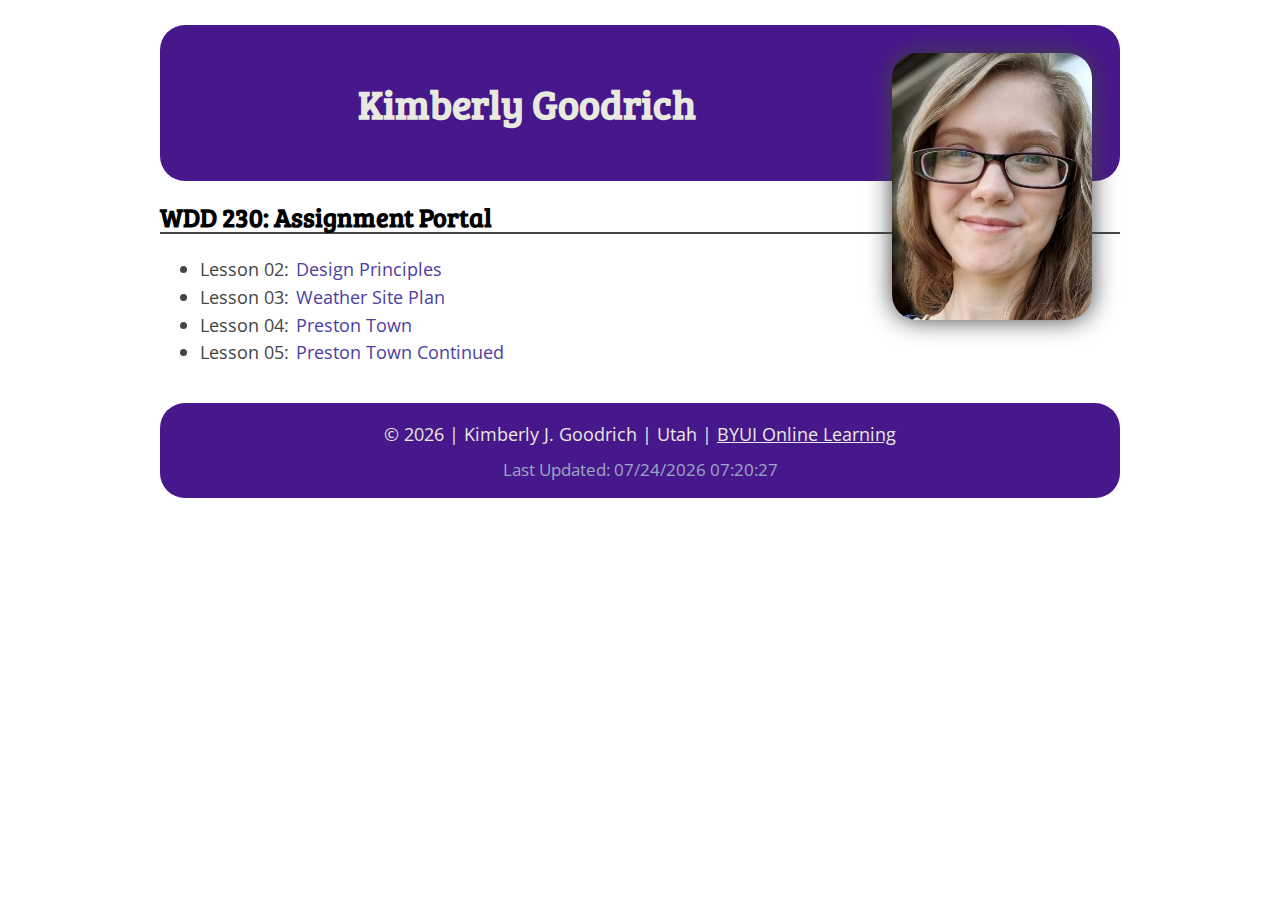
<file: index.html>
<!doctype html>
<html lang="en-us">

<head>
  <meta charset="utf-8" />
  <meta name="viewport" content="width=device-width, initial-scale=1">
  <link rel="stylesheet" href="css/normalize.css">
  <link rel="stylesheet" href="css/style.css">
  <title>Goodrich Assignment Portal</title>
  <meta name="description"
    content="Assignment Portal for Kimberly Goodrich in WDD 230 at Brigham Young University Idaho">
  <link rel="shortcut icon" href="images/favicon.ico">
  </head>

<body>
  <header>
    <section id="header_grid_container">
      <h1 id="hg_box1">Kimberly Goodrich</h1>
      <img id="hg_box2" src="images/goodrich_kim_profile.jpg"
      alt="Image of Kimberly Goodrich, a blonde haired, blue eyed woman with wavy hair">
    </section>
  </header>

  <main>
    <section id="main_grid_container">
      <h2 id="mg_box1">WDD 230: Assignment Portal</h2>
      <ul id="mg_box2">
        <li>Lesson 02: <a href="/lesson2/design-principles.html">Design Principles</a></li>
        <li>Lesson 03: <a href="/lesson3/index.html">Weather Site Plan</a></li>
        <li>Lesson 04: <a href="/lesson4/preston-4.html">Preston Town</a></li>
        <li>Lesson 05: <a href="/lesson5/preston-5.html">Preston Town Continued</a></li>
      </ul>
    </section>
  </main>

  <footer>
    <div id="footer_grid_container">
      <p>&copy; <span id="year"></span> | Kimberly J. Goodrich | Utah |
        <a href="https://www.byui.edu/online">BYUI Online Learning</a>
      </p>
      <div id="fg_box1">Last Updated:
        <span id="lastModified"></span>
      </div>
    </div>
  </footer>
  <script src="js/lastModified.js"></script>
  <script src="js/getFullYear.js"></script>
</body>

</html>
</file>
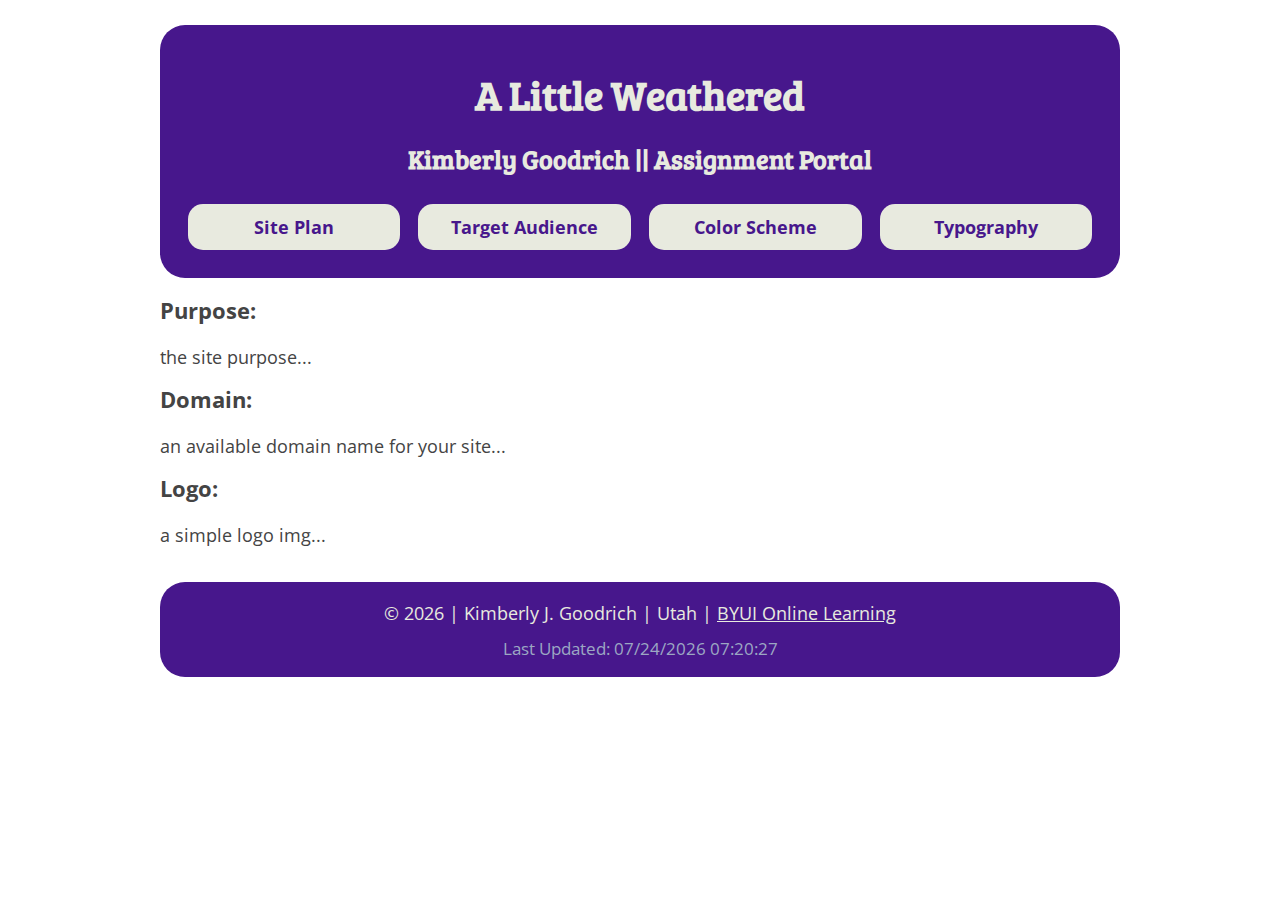
<file: lesson3/index.html>
<!doctype html>
<html lang="en-us">

<head>
    <meta charset="utf-8" />
    <meta name="viewport" content="width=device-width, initial-scale=1">
    <link rel="stylesheet" href="../css/normalize.css">
    <link rel="stylesheet" href="css/small.css">
    <link rel="stylesheet" href="css/medium.css">
    <title>Goodrich Weather Site Plan</title>
    <meta name="description" content="WDD 230 Lesson 3 for Kimberly Goodrich">
</head>

<body>

    <header>
        <section>
            <h1>A Little Weathered</h1>
            <h2>Kimberly Goodrich || <a href="../index.html">Assignment Portal</a></h2>
            <nav>
                <ul>
                    <li><a href="index.html">Site Plan</a></li>
                    <li><a href="target-audience.html">Target Audience</a></li>
                    <li><a href="color-scheme.html">Color Scheme</a></li>
                    <li><a href="typography.html">Typography</a></li>
                </ul>
            </nav>
        </section>
    </header>

    <main>
        <section>
            <h3>Purpose:</h3>
            <p>the site purpose...</p>
        </section>
        <section>
            <h3>Domain:</h3>
            <p>an available domain name for your site...</p>
        </section>
        <section>
            <h3>Logo:</h3>
            <p>a simple logo img...</p>
        </section>
    </main>

    <footer>
        <div id="footer_grid_container">
            <p>&copy; <span id="year"></span> | Kimberly J. Goodrich | Utah |
                <a href="https://www.byui.edu/online">BYUI Online Learning</a>
            </p>
            <div id="fg_box1">Last Updated:
                <span id="lastModified"></span>
            </div>
        </div>
    </footer>
    <script src="../js/lastModified.js"></script>
    <script src="../js/getFullYear.js"></script>

</body>

</html>
</file>
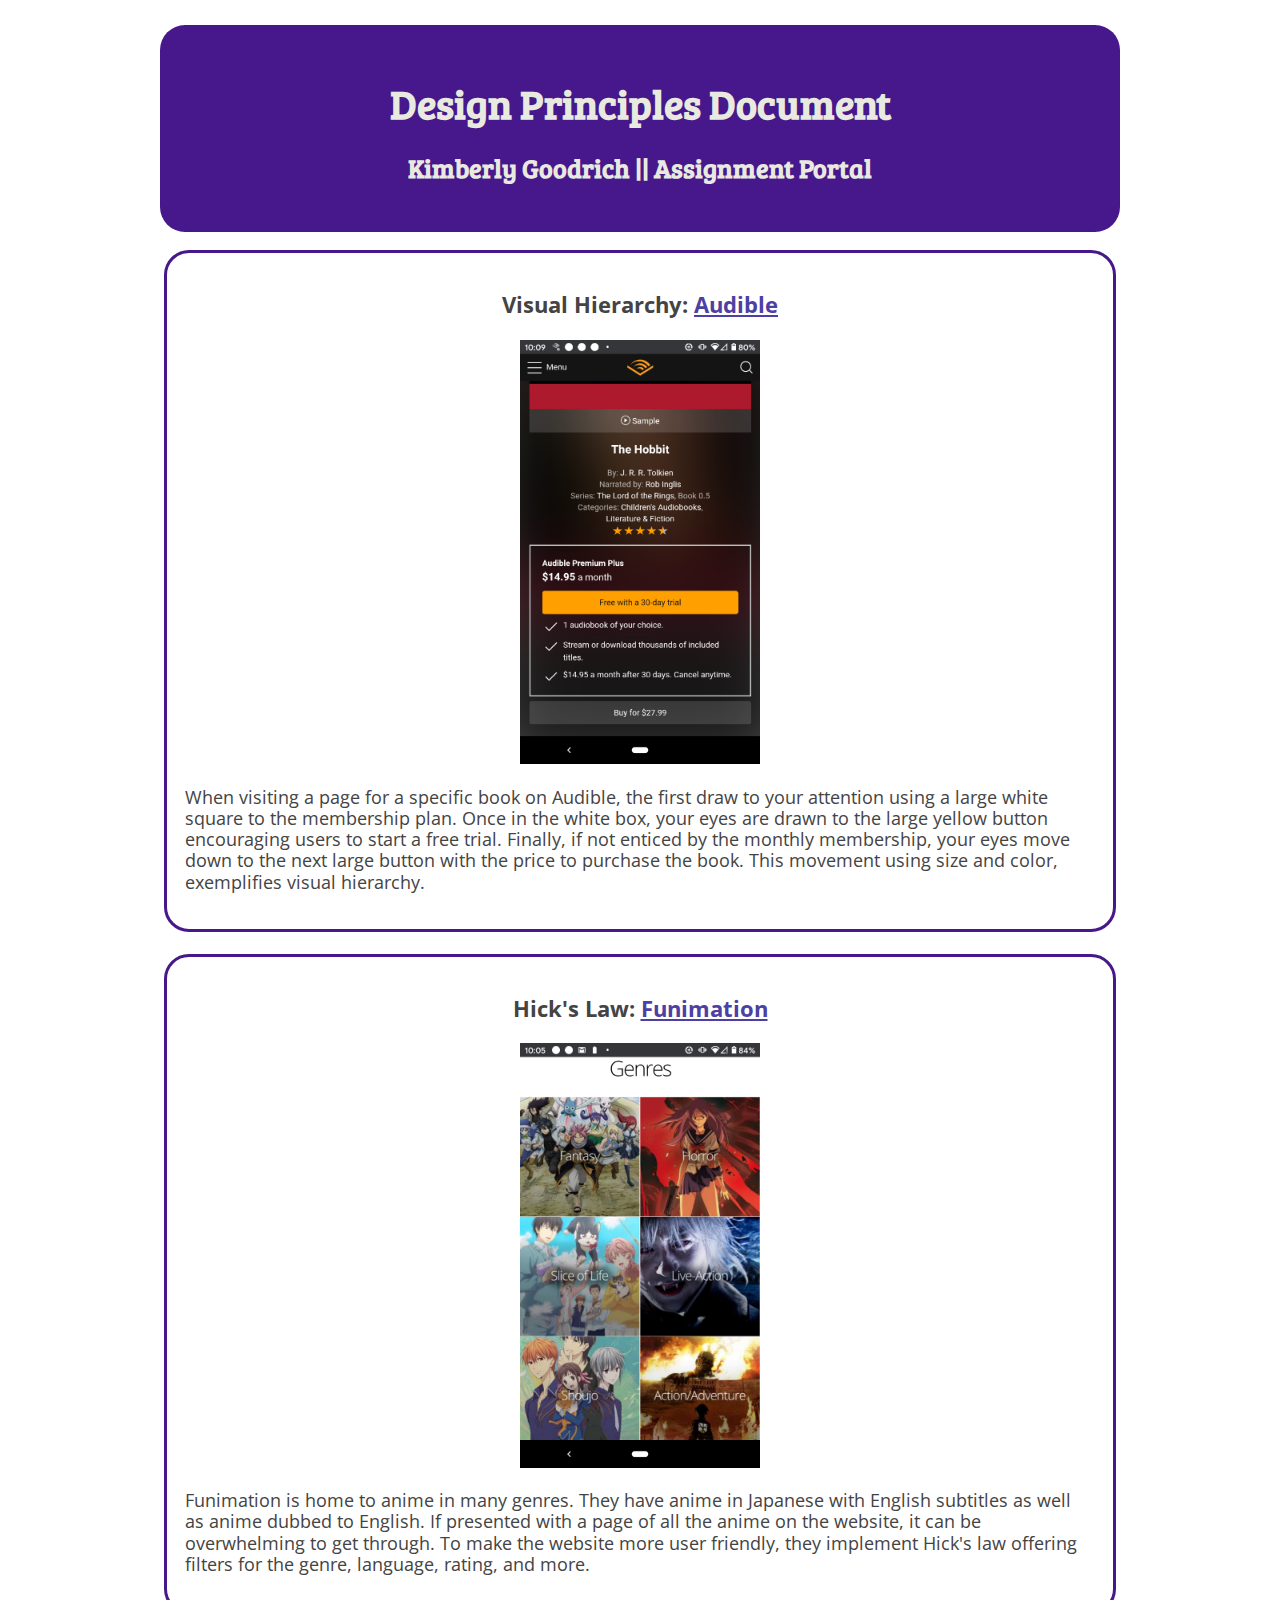
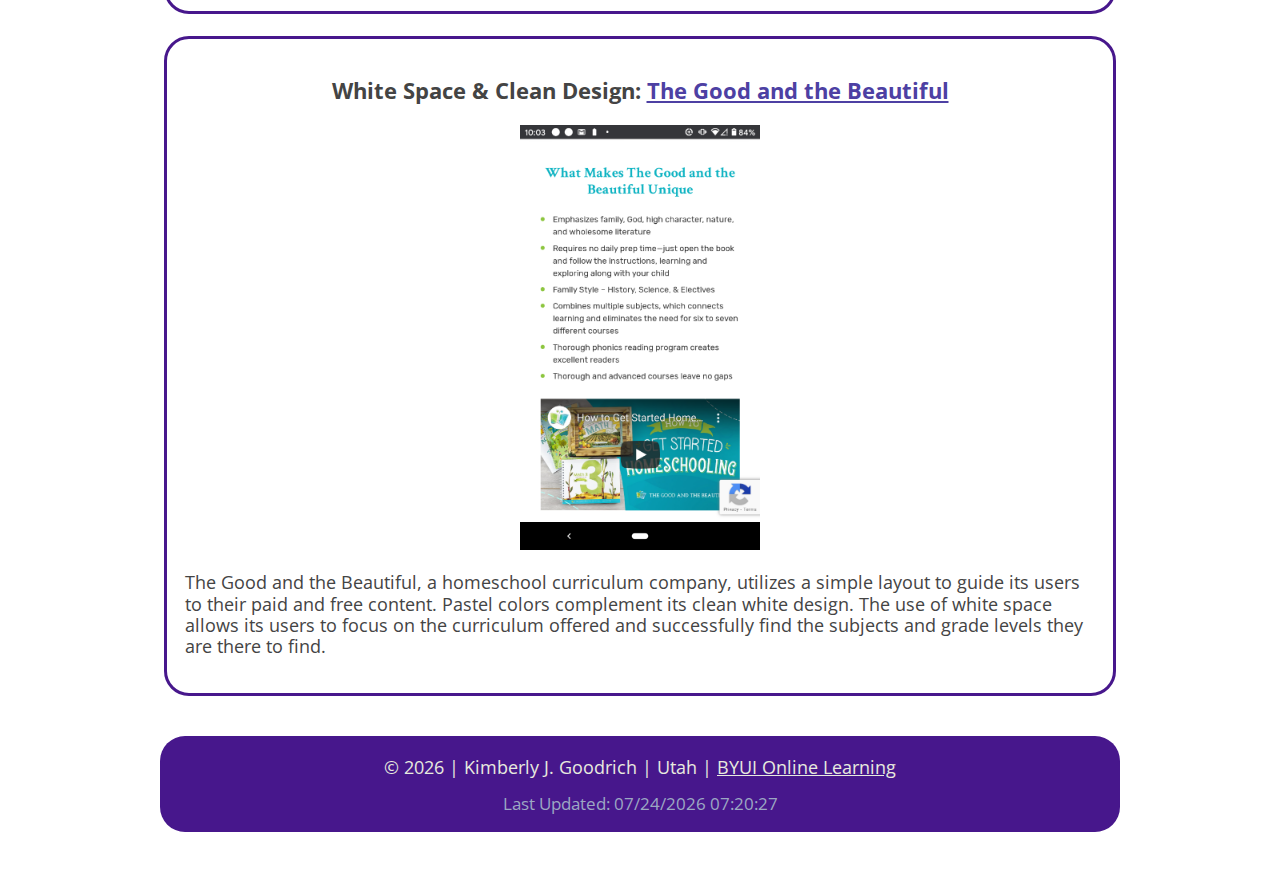
<file: lesson2/design-principles.html>
<!doctype html>
<html lang="en-us">

<head>
    <meta charset="utf-8" />
    <meta name="viewport" content="width=device-width, initial-scale=1">
    <link rel="stylesheet" href="../css/normalize.css">
    <link rel="stylesheet" href="css/small.css">
    <link rel="stylesheet" href="css/medium.css">
    <link rel="stylesheet" href="css/large.css">
    <title>Goodrich Lesson 2</title>
    <meta name="description" content="WDD230 Lesson 2 Assignment for Kimberly Goodrich">
</head>

<body>
    <header>
        <section id="hg_box1">
            <h1>Design Principles Document</h1>
            <h2>Kimberly Goodrich || <a href="https://goodmik15.github.io/">Assignment Portal</a></h2>
        </section>
    </header>
    
    <main id="main_grid_container">
        <section id="mg_box1">
            <h3>Visual Hierarchy: <a href="https://www.audible.com/">Audible</a></h3>
            <img src="images/audible.png" alt="audible purchase page for The Hobbit">
            <p> When visiting a page for a specific book on Audible, the first draw to your attention using a large
                white square to the membership plan. Once in the white box, your eyes are drawn to the large yellow
                button
                encouraging users to start a free trial. Finally, if not enticed by the monthly membership, your eyes
                move down to the next large button with the price to purchase the book. This movement using size and
                color, exemplifies visual hierarchy.
            </p>
        </section>
        <section id="mg_box2">
            <h3>Hick's Law: <a href="https://www.funimation.com/">Funimation</a></h3>
            <img src="images/funimation.png" alt="funimation anime genres page">
            <p> Funimation is home to anime in many genres. They have anime in Japanese with English subtitles as well
                as anime dubbed to English. If presented with a page of all the anime on the website, it can be
                overwhelming to get through. To make the website more user friendly, they implement Hick's law offering
                filters for the genre, language, rating, and more. </p>
        </section>
        <section id="mg_box3">
            <h3>White Space & Clean Design: <a href="https://www.goodandbeautiful.com/">The Good and the Beautiful</a></h3>
            <img src="images/goodandbeautiful.png" alt="good and the beautiful curriculum home page">
            <p> The Good and the Beautiful, a homeschool curriculum company, utilizes a simple layout to guide its users
                to their paid and free content. Pastel colors complement its clean white design. The use of white space
                allows its users to focus on the curriculum offered and successfully find the subjects and grade levels
                they are there to find.</p>
        </section>
    </main>

    <footer>
        <div id="footer_grid_container">
          <p>&copy; <span id="year"></span> | Kimberly J. Goodrich | Utah |
            <a href="https://www.byui.edu/online">BYUI Online Learning</a>
          </p>
          <div id="fg_box1">Last Updated:
            <span id="lastModified"></span>
          </div>
        </div>
      </footer>
      <script src="../js/lastModified.js"></script>
      <script src="../js/getFullYear.js"></script>
</body>

</html>
</file>
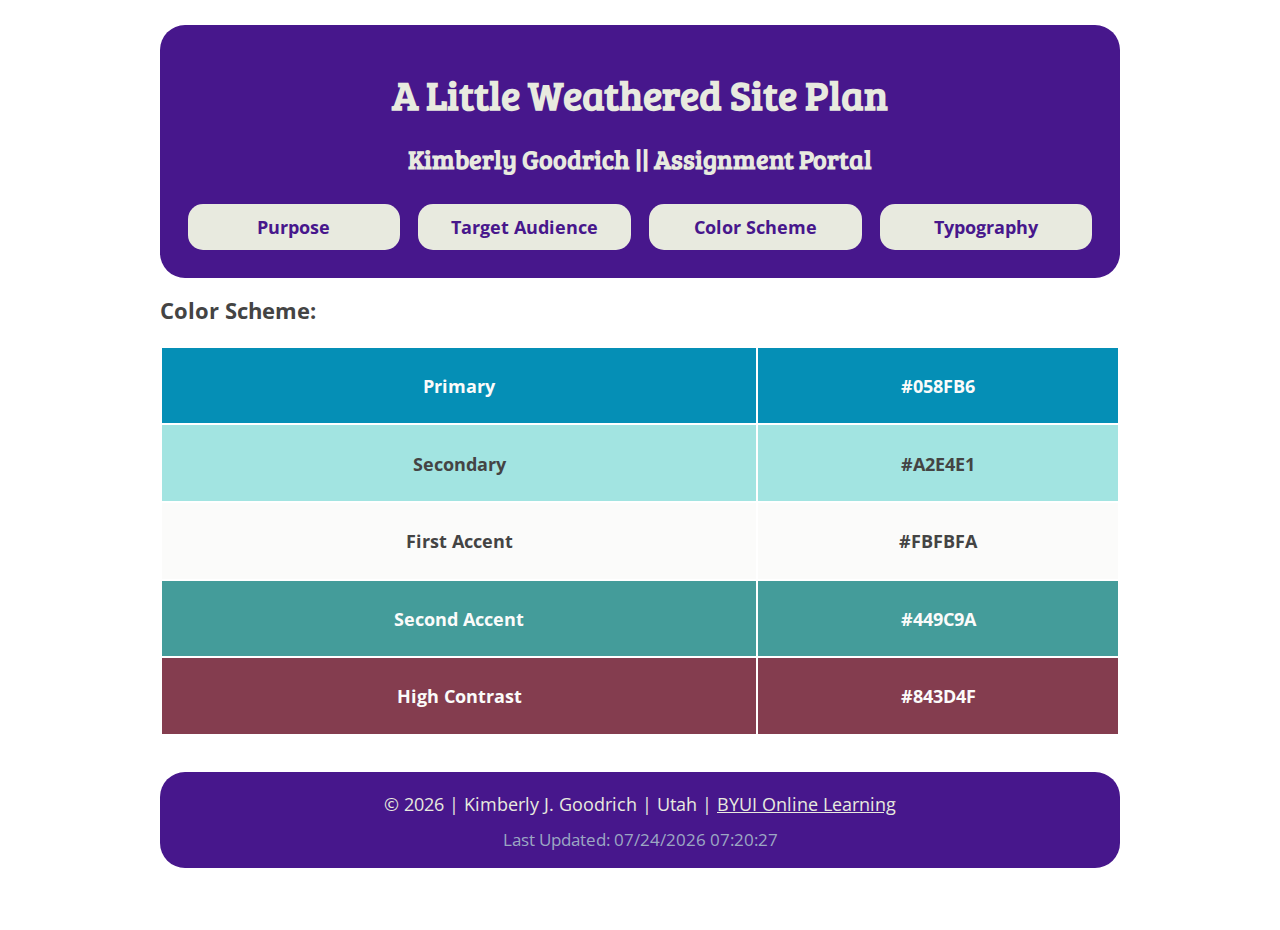
<file: lesson3/color-scheme.html>
<!doctype html>
<html lang="en-us">

<head>
    <meta charset="utf-8" />
    <meta name="viewport" content="width=device-width, initial-scale=1">
    <link rel="stylesheet" href="../css/normalize.css">
    <link rel="stylesheet" href="css/small.css">
    <link rel="stylesheet" href="css/medium.css">
    <title>Goodrich Weather Color Scheme</title>
    <meta name="description" content="WDD 230 Lesson 3 for Kimberly Goodrich">
</head>

<body>

    <header>
        <section>
            <h1>A Little Weathered Site Plan</h1>
            <h2>Kimberly Goodrich || <a href="../index.html">Assignment Portal</a></h2>
            <nav>
                <ul>
                    <li><a href="index.html">Purpose</a></li>
                    <li><a href="target-audience.html">Target Audience</a></li>
                    <li><a href="color-scheme.html">Color Scheme</a></li>
                    <li><a href="typography.html">Typography</a></li>
                </ul>
            </nav>
        </section>
    </header>

    <main>
        <section>
            <h3>Color Scheme:</h3>
            <table>
                <tbody id="colortable">
                    <tr>
                        <td class="primarycolor">Primary</td>
                        <td class="primarycolor">#058FB6</td>
                    </tr>
                    <tr>
                        <td class="secondarycolor">Secondary</td>
                        <td class="secondarycolor">#A2E4E1</td>
                    </tr>
                    <tr>
                        <td class="accent1color">First Accent</td>
                        <td class="accent1color">#FBFBFA</td>
                    </tr>
                    <tr>
                        <td class="accent2color">Second Accent</td>
                        <td class="accent2color">#449C9A</td>
                    </tr>
                    <tr>
                        <td class="contrastcolor">High Contrast</td>
                        <td class="contrastcolor">#843D4F</td>
                    </tr>
                </tbody>
            </table>
        </section>
    </main>

    <footer>
        <div id="footer_grid_container">
            <p>&copy; <span id="year"></span> | Kimberly J. Goodrich | Utah |
                <a href="https://www.byui.edu/online">BYUI Online Learning</a>
            </p>
            <div id="fg_box1">Last Updated:
                <span id="lastModified"></span>
            </div>
        </div>
    </footer>
    <script src="../js/lastModified.js"></script>
    <script src="../js/getFullYear.js"></script>

</body>

</html>
</file>
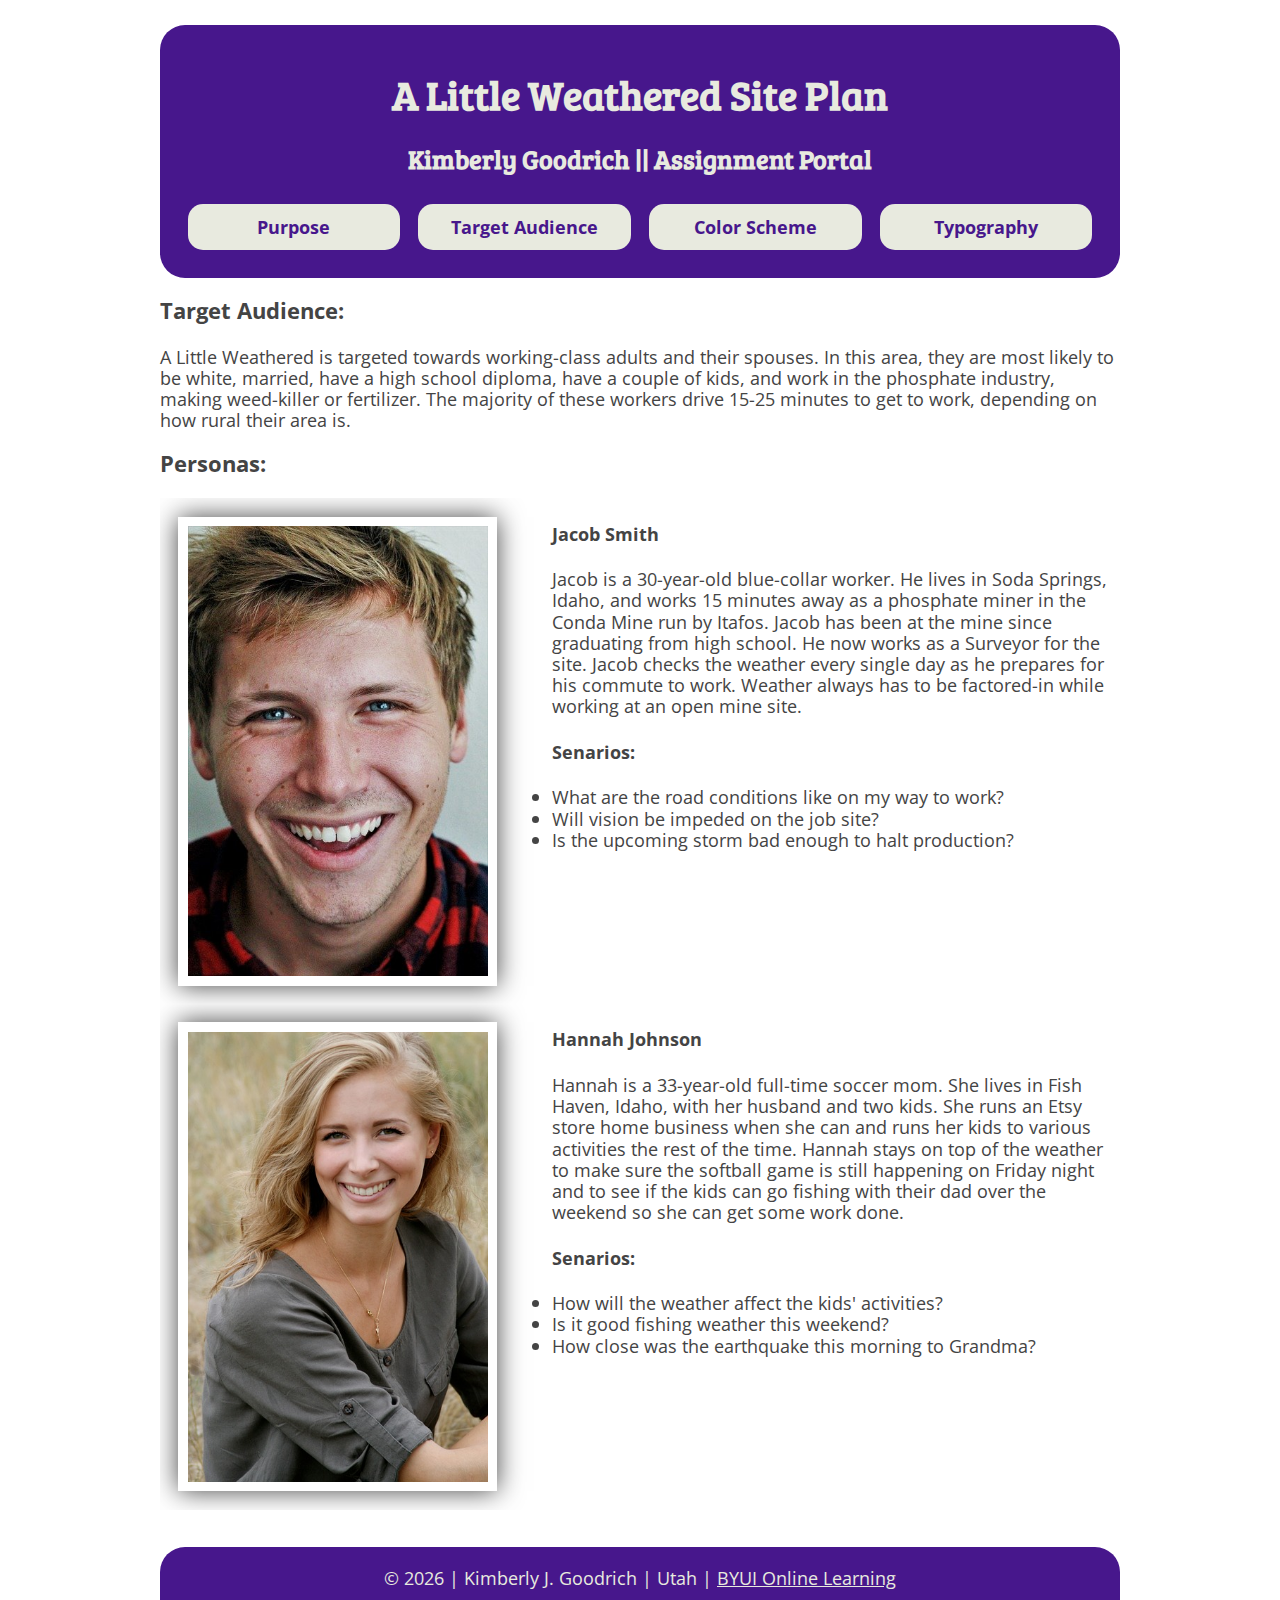
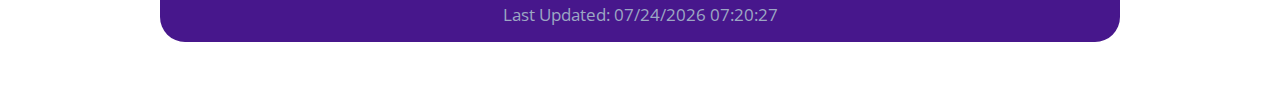
<file: lesson3/target-audience.html>
<!doctype html>
<html lang="en-us">

<head>
    <meta charset="utf-8" />
    <meta name="viewport" content="width=device-width, initial-scale=1">
    <link rel="stylesheet" href="../css/normalize.css">
    <link rel="stylesheet" href="css/small.css">
    <link rel="stylesheet" href="css/medium.css">
    <title>Goodrich Weather Target Audience</title>
    <meta name="description" content="WDD 230 Lesson 3 for Kimberly Goodrich">
</head>

<body>

    <header>
        <section>
            <h1>A Little Weathered Site Plan</h1>
            <h2>Kimberly Goodrich || <a href="../index.html">Assignment Portal</a></h2>
            <nav>
                <ul>
                    <li><a href="index.html">Purpose</a></li>
                    <li><a href="target-audience.html">Target Audience</a></li>
                    <li><a href="color-scheme.html">Color Scheme</a></li>
                    <li><a href="typography.html">Typography</a></li>
                </ul>
            </nav>
        </section>
    </header>

    <main>
        <section>
            <h3>Target Audience:</h3>
            <p>A Little Weathered is targeted towards working-class adults and their spouses. In this
                area, they are most likely to be white, married, have a high school diploma, have a couple of kids, and
                work in the phosphate industry, making weed-killer or fertilizer. The majority of these workers drive
                15-25 minutes to get to work, depending on how rural their area is. </p>
        </section>
        <section id="personasbox">
            <h3>Personas:</h3>
            <section id="jacob">
                <img id="jacobimg" src="images/jacobsmith.jpg" alt="young smiling white man">
                <h4>Jacob Smith</h4>
                <p>Jacob is a 30-year-old blue-collar worker. He lives in Soda Springs, Idaho, and works 15 minutes away
                    as a phosphate miner in the Conda Mine run by Itafos. Jacob has been at the mine since graduating
                    from high school. He now works as a Surveyor for the site. Jacob checks the weather every single day
                    as he prepares for his commute to work. Weather always has to be factored-in while working at an
                    open mine site. </p>
                <h4>Senarios:</h4>
                <ul>
                    <li>What are the road conditions like on my way to work?</li>
                    <li>Will vision be impeded on the job site?</li>
                    <li>Is the upcoming storm bad enough to halt production?</li>
                </ul>
            </section>
            <section id="hannah">
                <img id="hannahimg" src="images/hannahjohnson.jpg" alt="young smiling white woman">
                <h4>Hannah Johnson</h4>
                <p>Hannah is a 33-year-old full-time soccer mom. She lives in Fish Haven, Idaho, with her husband and
                    two kids. She runs an Etsy store home business when she can and runs her kids to various activities
                    the rest of the time. Hannah stays on top of the weather to make sure the softball game is still
                    happening on Friday night and to see if the kids can go fishing with their dad over the weekend so
                    she can get some work done. </p>
                <h4>Senarios:</h4>
                <ul>
                    <li>How will the weather affect the kids' activities?</li>
                    <li>Is it good fishing weather this weekend?</li>
                    <li>How close was the earthquake this morning to Grandma?</li>
                </ul>
            </section>
        </section>
    </main>

    <footer>
        <div id="footer_grid_container">
            <p>&copy; <span id="year"></span> | Kimberly J. Goodrich | Utah |
                <a href="https://www.byui.edu/online">BYUI Online Learning</a>
            </p>
            <div id="fg_box1">Last Updated:
                <span id="lastModified"></span>
            </div>
        </div>
    </footer>
    <script src="../js/lastModified.js"></script>
    <script src="../js/getFullYear.js"></script>

</body>

</html>
</file>
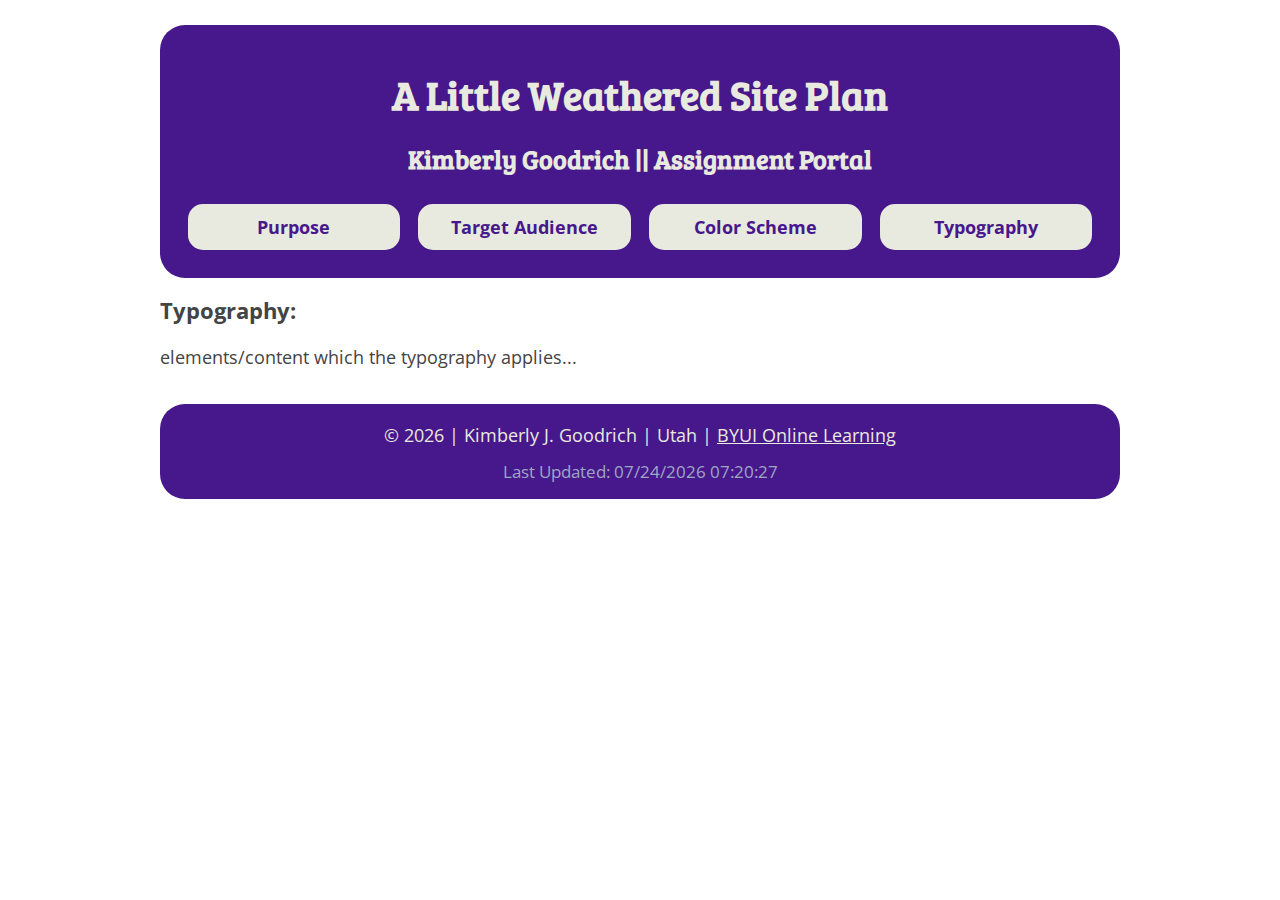
<file: lesson3/typography.html>
<!doctype html>
<html lang="en-us">

<head>
    <meta charset="utf-8" />
    <meta name="viewport" content="width=device-width, initial-scale=1">
    <link rel="stylesheet" href="../css/normalize.css">
    <link rel="stylesheet" href="css/small.css">
    <link rel="stylesheet" href="css/medium.css">
    <title>Goodrich Weather Typography</title>
    <meta name="description" content="WDD 230 Lesson 3 for Kimberly Goodrich">
</head>

<body>

    <header>
        <section>
            <h1>A Little Weathered Site Plan</h1>
            <h2>Kimberly Goodrich || <a href="../index.html">Assignment Portal</a></h2>
            <nav>
                <ul>
                    <li><a href="index.html">Purpose</a></li>
                    <li><a href="target-audience.html">Target Audience</a></li>
                    <li><a href="color-scheme.html">Color Scheme</a></li>
                    <li><a href="typography.html">Typography</a></li>
                </ul>
            </nav>
        </section>
    </header>

    <main>
        <section>
            <h3>Typography:</h3>
            <p>elements/content which the typography applies...</p>
        </section>
    </main>

    <footer>
        <div id="footer_grid_container">
            <p>&copy; <span id="year"></span> | Kimberly J. Goodrich | Utah |
                <a href="https://www.byui.edu/online">BYUI Online Learning</a>
            </p>
            <div id="fg_box1">Last Updated:
                <span id="lastModified"></span>
            </div>
        </div>
    </footer>
    <script src="../js/lastModified.js"></script>
    <script src="../js/getFullYear.js"></script>

</body>

</html>
</file>
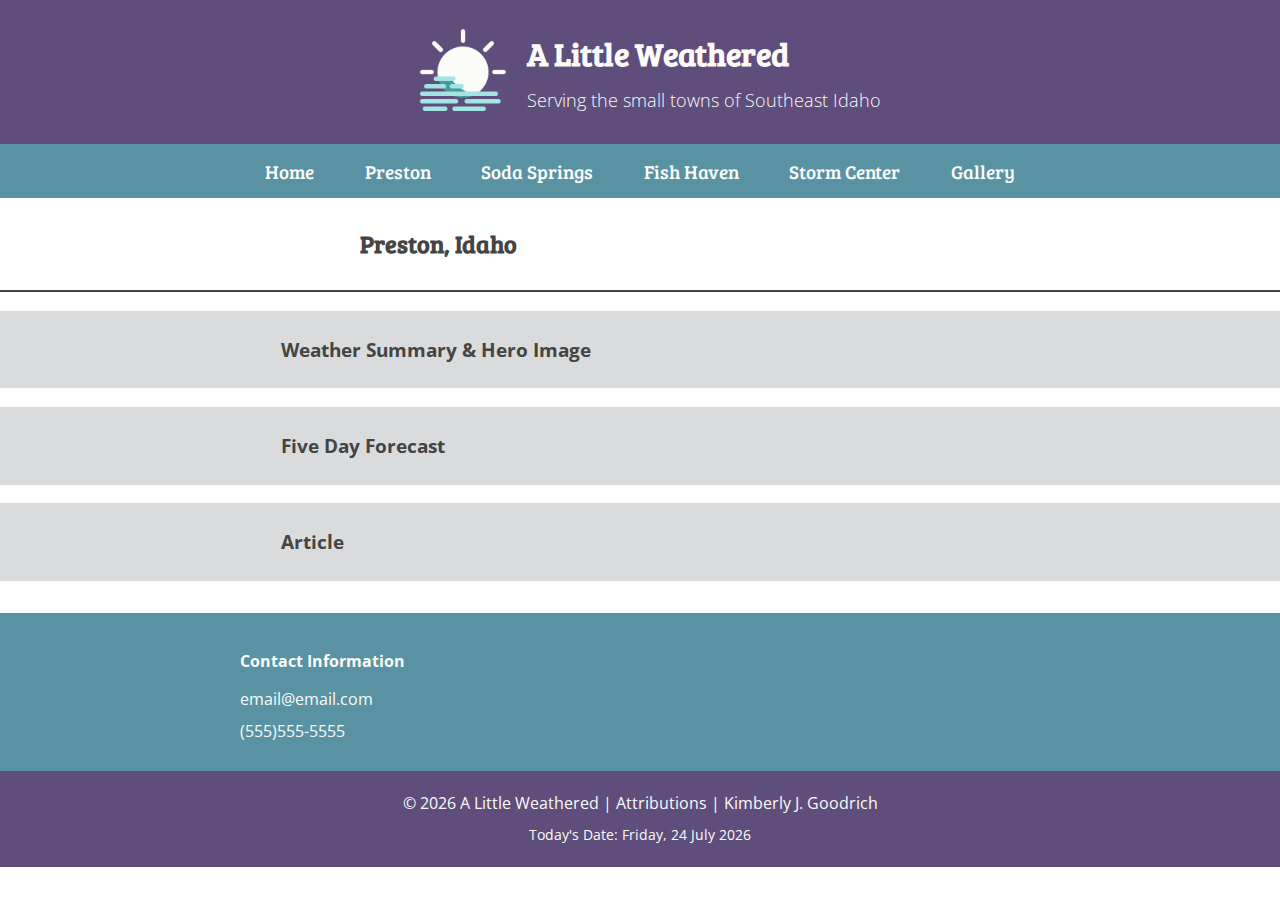
<file: lesson4/preston-4.html>
<!doctype html>
<html lang="en-us">

<head>
    <meta charset="utf-8" />
    <meta name="viewport" content="width=device-width, initial-scale=1">
    <link rel="stylesheet" href="../css/normalize.css">
    <link rel="stylesheet" href="css/small.css">
    <link rel="stylesheet" href="css/medium.css">
    <link rel="stylesheet" href="css/large.css">
    <title>Preston | A Little Weathered</title>
    <meta name="description" content="Weather information for Preston, Idaho on the website, A Little Weathered">
</head>

<body>
    <header>
        <div id="banner">
            <img id="sitelogo" src="images/logo.png" alt="white sun with blue clouds">
            <section id="banner_text">
                <h1>A Little Weathered</h1>
                <p>Serving the small towns of Southeast Idaho</p>
            </section>
            <span>
                <button class="ham" id="hamburger">☰</button>
            </span>
        </div>
    </header>

    <nav>
        <ul class="navigation">
            <li><a href="#">Home</a></li>
            <li><a href="#">Preston</a></li>
            <li><a href="#">Soda Springs</a></li>
            <li><a href="#">Fish Haven</a></li>
            <li><a href="#">Storm Center</a></li>
            <li><a href="#">Gallery</a></li>
        </ul>
    </nav>

    <main>
        <div id="town_box">
            <h2 class="main" id="town">Preston, Idaho</h2>
        </div>
        <div id="hero_box">
            <h3 class="main" id="hero">Weather Summary & Hero Image</h3>
        </div>
            <div id="forecast_box">
            <h3 class="main" id="forecast">Five Day Forecast</h3>
        </div>
        <div id="article_box">
            <h3 class="main" id="article">Article</h3>
        </div>
    </main>

    <footer>
        <div id="footer_grid_container">
            <div class="main" id="contact">
                <h4>Contact Information</h4>
                <p>email@email.com</p>
                <p>(555)555-5555</p>
            </div>
            <div id="footer_bar">
                <p>&copy; <span id="year"></span> A Little Weathered | Attributions | Kimberly J. Goodrich
                </p>
                <div id="fg_box1">Today's Date:
                    <span id="currentdate"></span>
                </div>
            </div>
        </div>
    </footer>
    <script src="js/hamburger.js"></script>
    <script src="js/currentDate.js"></script>
    <script src="../js/getFullYear.js"></script>

</body>

</html>
</file>
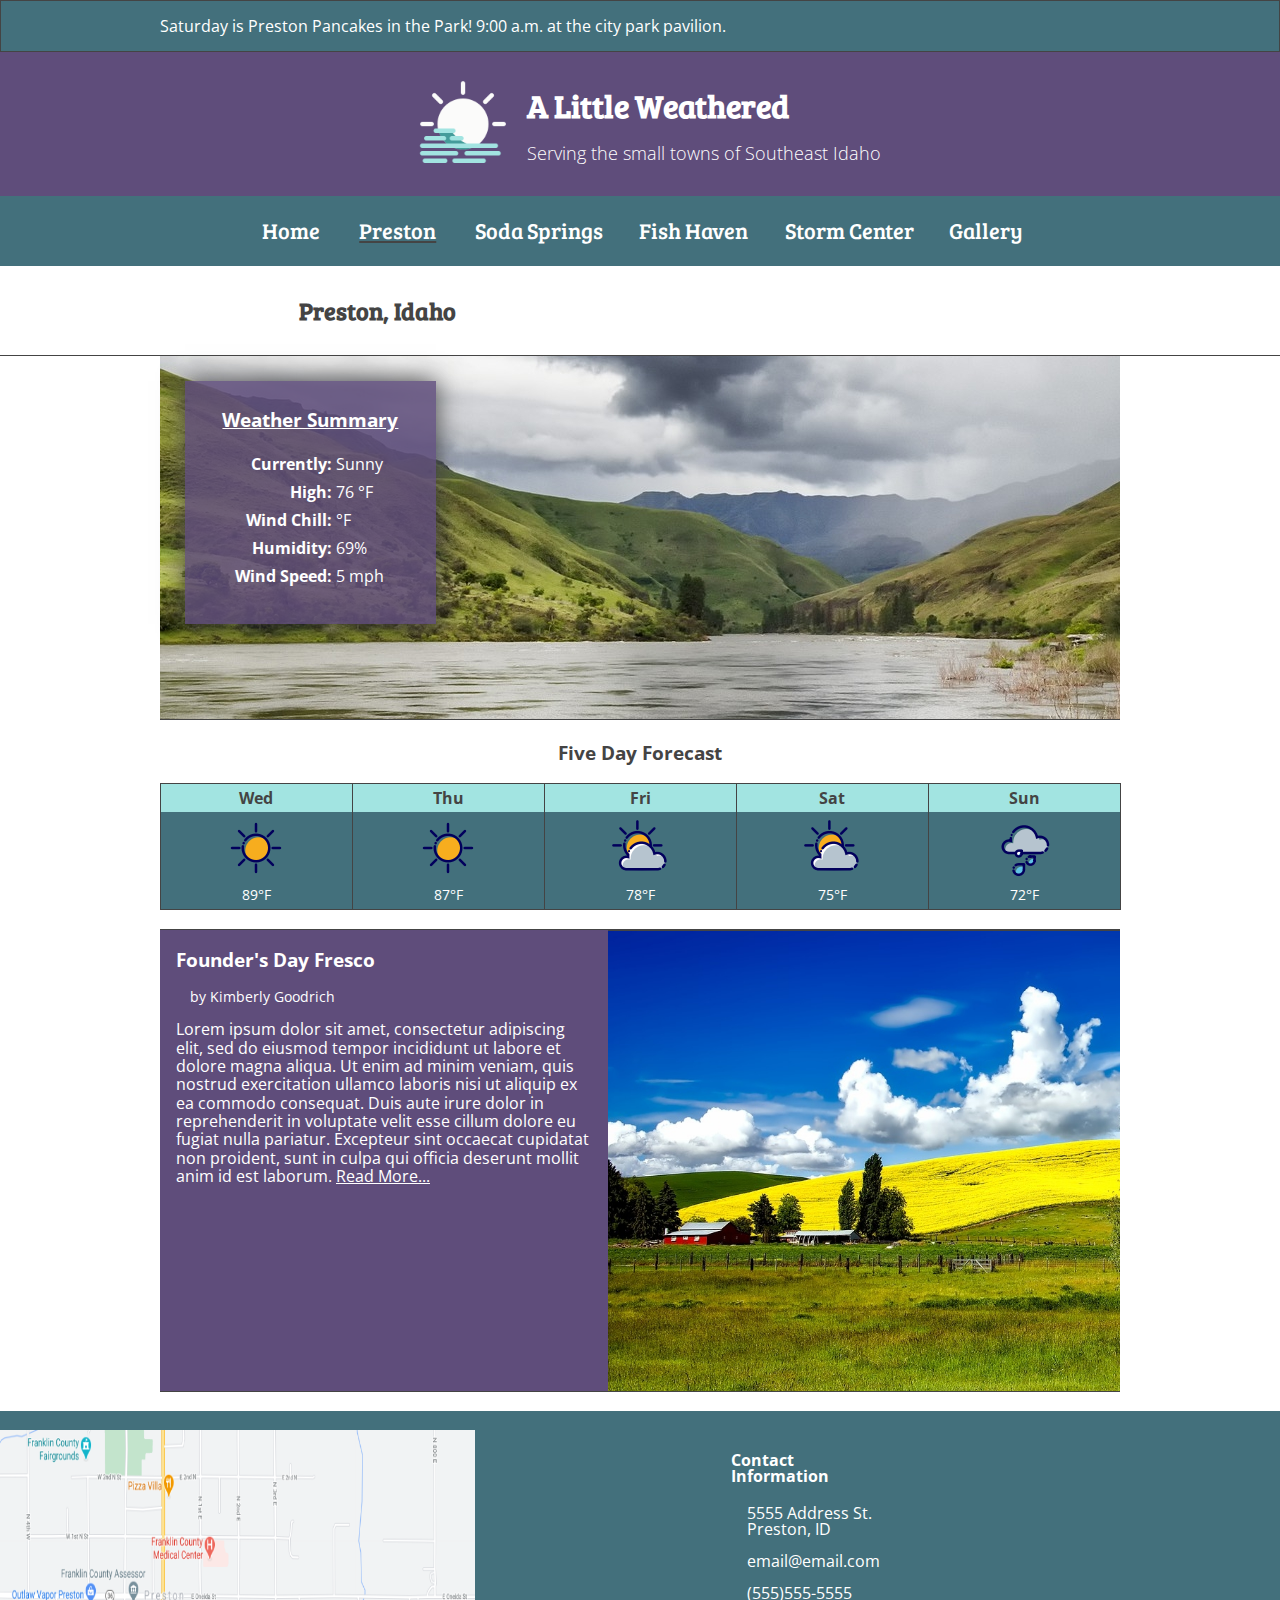
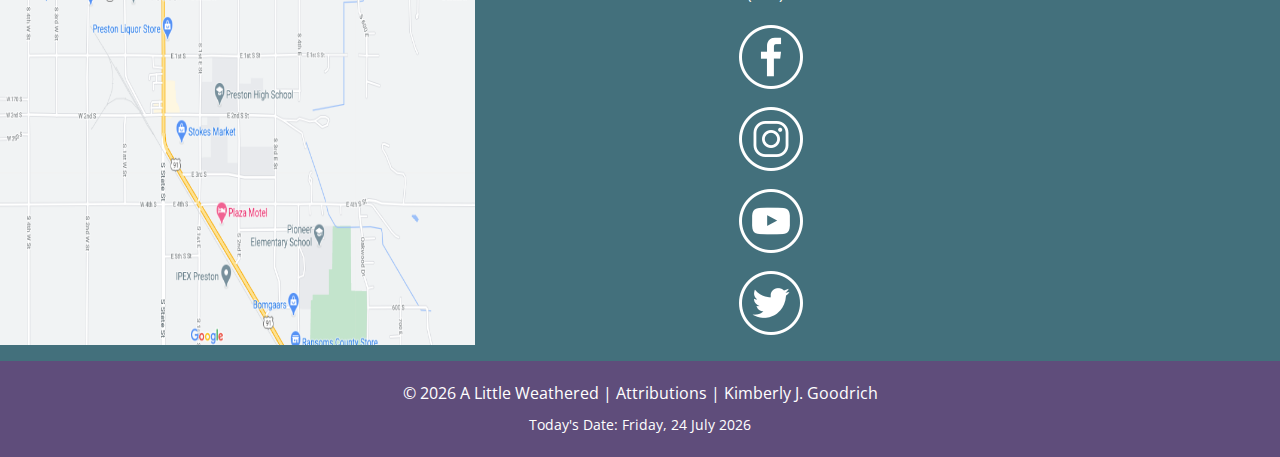
<file: lesson5/preston-5.html>
<!doctype html>
<html lang="en-us">

<head>
    <meta charset="utf-8" />
    <meta name="viewport" content="width=device-width, initial-scale=1">
    <link rel="stylesheet" href="../css/normalize.css">
    <link rel="stylesheet" href="css/small.css">
    <link rel="stylesheet" href="css/medium.css">
    <link rel="stylesheet" href="css/large.css">
    <title>Preston | A Little Weathered</title>
    <meta name="description" content="Weather information for Preston, Idaho on the website, A Little Weathered">
    <link rel="shortcut icon" href="images/favicon.ico">
</head>

<body>
    <div class="message">
        <p id="message-text">Saturday is Preston Pancakes in the Park! 9:00 a.m. at the city park pavilion.</p>
    </div>

    <header>
        <div id="banner">
            <img id="sitelogo" src="images/logo.png" alt="white sun with blue clouds">
            <section id="banner_text">
                <h1>A Little Weathered</h1>
                <p>Serving the small towns of Southeast Idaho</p>
            </section>
            <span>
                <button class="ham" id="hamburger">☰</button>
            </span>
        </div>
    </header>

    <nav>
        <ul class="navigation">
            <li><a href="#">Home</a></li>
            <li class="active"><a href="#">Preston</a></li>
            <li><a href="#">Soda Springs</a></li>
            <li><a href="#">Fish Haven</a></li>
            <li><a href="#">Storm Center</a></li>
            <li><a href="#">Gallery</a></li>
        </ul>
    </nav>

    <main>
        <div id="town_box">
            <h2 class="main" id="town">Preston, Idaho</h2>
        </div>
        <div id="hero_box">
            <img src="images/prestonhero.jpg" alt="green hills around a body of water">
            <section id="weather_summary">
                <h3 class="main" id="ws">Weather Summary</h3>
                <table>
                    <tbody id="ws_table">
                        <tr>
                            <td class="">Currently:</td>
                            <td class="">Sunny</td>
                        </tr>
                        <tr>
                            <td class="">High:</td>
                            <td class="">76 °F</td>
                        </tr>
                        <tr>
                            <td class="">Wind Chill:</td>
                            <td class="">°F</td>
                        </tr>
                        <tr>
                            <td class="">Humidity:</td>
                            <td class="">69%</td>
                        </tr>
                        <tr>
                            <td class="">Wind Speed:</td>
                            <td class="">5 mph</td>
                        </tr>
                    </tbody>
                </table>
            </section>
        </div>

        <h3 class="forecast_head">Five Day Forecast</h3>
        <div id="forecast_box">
            <div class="forecast">
                <span class="forecast_day">Wed</span>
                <img class="forecast_icon" src="images/iconfinder_sun.png" alt="sun icon">
                <span class="forecast_temp">89°F</span>
            </div>
            <div class="forecast">
                <span class="forecast_day">Thu</span>
                <img class="forecast_icon" src="images/iconfinder_sun.png" alt="sun icon">
                <span class="forecast_temp">87°F</span>
            </div>
            <div class="forecast">
                <span class="forecast_day">Fri</span>
                <img class="forecast_icon" src="images/iconfinder_cloudy.png" alt="cloud icon">
                <span class="forecast_temp">78°F</span>
            </div>
            <div class="forecast">
                <span class="forecast_day">Sat</span>
                <img class="forecast_icon" src="images/iconfinder_cloudy.png" alt="cloud icon">
                <span class="forecast_temp">75°F</span>
            </div>
            <div class="forecast">
                <span class="forecast_day">Sun</span>
                <img class="forecast_icon" src="images/iconfinder_rain-cloud.png" alt="rain icon">
                <span class="forecast_temp">72°F</span>
            </div>
        </div>

        <div id="article_box">
            <div id="article">
                <section id="article_content">
                    <h3 id="article_title">Founder's Day Fresco</h3>
                    <p id="article_author">by Kimberly Goodrich</p>
                    <span id="article_text">Lorem ipsum dolor sit amet, consectetur adipiscing elit, sed do eiusmod tempor incididunt ut labore
                        et dolore magna aliqua. Ut enim ad minim veniam, quis nostrud exercitation ullamco laboris nisi ut
                        aliquip ex ea commodo consequat. Duis aute irure dolor in reprehenderit in voluptate velit esse
                        cillum dolore eu fugiat nulla pariatur. Excepteur sint occaecat cupidatat non proident, sunt in
                        culpa qui officia deserunt mollit anim id est laborum.</span>
                    <a href="#">Read More...</a>
                </section>
                <img id="article_img" src="images/prestonarticle.jpg" alt="green Idaho farm with tree and hills">
                </div>
            <div id="clear"></div>
        </div>
    </main>

    <footer>
        <div id="footer_grid_container">
            <div id="contact_box">
                <section id="contact">
                    <h4>Contact Information</h4>
                    <p>5555 Address St. Preston, ID</p>
                    <p>email@email.com</p>
                    <p>(555)555-5555</p>
                    <a href="facebook.com" target="_blank" rel="noreferrer noopener"><img class="social" src="images/iconfinder_facebook.png" alt="facebook icon"></a>
                    <a href="instagram.com" target="_blank" rel="noreferrer noopener"><img class="social" src="images/iconfinder_instagram.png" alt="instagram icon"></a>
                    <a href="youtube.com" target="_blank" rel="noreferrer noopener"><img class="social" src="images/iconfinder_YouTube.png" alt="youtube icon"></a>
                    <a href="twitter.com" target="_blank" rel="noreferrer noopener"><img class="social" src="images/iconfinder_twitter.png" alt="twitter icon"></a>
                </section>
                <img id="contact_img" src="images/prestonmap.png" alt="map of Preston, Idaho">
            </div>
            <div id="footer_bar">
                <p>&copy; <span id="year"></span> A Little Weathered | Attributions | Kimberly J. Goodrich
                </p>
                <div id="fg_box1">Today's Date:
                    <span id="currentdate"></span>
                </div>
            </div>
        </div>
    </footer>
    <script src="js/message.js"></script>
    <script src="js/hamburger.js"></script>
    <script src="js/currentDate.js"></script>
    <script src="../js/getFullYear.js"></script>

</body>

</html>
</file>
<file: css/style.css>
@import url('https://fonts.googleapis.com/css2?family=Bree+Serif&family=Open+Sans&display=swap');

html {
    background-color: #ffffff;
}

header,
footer {
    background-color: #47178c;
    border-radius: 25px;
}

body {
    background-color: #ffffff;
    font-family: 'Open Sans', sans-serif;
    font-size: 115%;
    max-width: 960px;
    margin: 0 auto;
    color: #444444;
    padding: 25px;
}

h1,
h2 {
    font-family: 'Bree Serif', serif;
}

h1 {
    color: #e8eadf;
    font-size: 2.2em;
}

h2 {
    color: #000000;
    font-size: 1.4em;
    border-bottom: 2px solid #444444;
}

li a {
    color: #4d40a3;
    text-decoration: none;
    line-height: 1.5em;
    margin: .1em;
}

li a:hover {
    color: #9ca7c3;
}

header {
    position: relative;
    padding: 1.5em;
}
#hg_box1 {
    justify-self: center;
    align-self: center;
    text-align: center;
    width: 75%;
    display: inline-block;
}

#hg_box2 {
    border-radius: 25px;
    box-shadow: 0px 0px 25px #444444;
    float: right;
    max-width: 34vw;
    height: auto;
}

footer {
    color: #e8eadf;
    margin-top: 2em;
    margin-bottom: 2em;
    padding-top: .2em;
    padding-bottom: 1em;
}

footer a {
    color: #e8eadf;
}

#footer_grid_container {
    text-align: center;
    line-height: 1em;
}

#fg_box1 {
    font-size: .9em;
    color: #9ca7c3;
}
</file>
<file: lesson3/css/small.css>
@import url('https://fonts.googleapis.com/css2?family=Bree+Serif&family=Open+Sans&display=swap');

html {
    background-color: #ffffff;
}

header,
footer {
    background-color: #47178c;
    border-radius: 25px;
}

body {
    background-color: #ffffff;
    font-family: 'Open Sans', sans-serif;
    font-size: 115%;
    max-width: 960px;
    margin: 0 auto;
    color: #444444;
    padding: 25px;
}

h1,
h2 {
    font-family: 'Bree Serif', serif;
    color: #e8eadf;
}

h1 {
    font-size: 2.2em;
}

h2 {
    font-size: 1.4em;
}

header a {
    color: #e8eadf;
    text-decoration: none;
    font-weight: bold;
}

a {
    color: #4d40a3;
}

a:hover {
    color: #9ca7c3;
}

header {
    padding: 1em;
    text-align: center;
}

nav ul {
    list-style: none;
    overflow: hidden;
    margin: 0;
    padding: 0;
}

li a {
    display: block;
    background-color: #e8eadf;
    color: #47178c;
    margin: .5em;
    line-height: 2.5;
    border-radius: 15px;
}

li a:hover {
    background-color: #444444;
    color: #e8eadf;
}

#sitelogo {
    background-color: #058fb6;
    border-radius: 25px;
}

#jacobimg, #hannahimg {
    max-width: 300px;
    height: auto;
    box-shadow: 0px 0px 25px #444444;
    padding: .5em;
}

table {
    width: 100%;
    border: 1em;
}

table tr td {
    height: 4em;
    text-align: center;
    font-weight: bold;
}

.primarycolor {
    background-color: #058fb6;
    color: #fbfbfa;
}

.secondarycolor {
    background-color: #a2e4e1;
    color: #44444;
}

.accent1color {
    background-color: #fbfbfa;
    color: #44444;
}

.accent2color {
    background-color: #449c9a;
    color: #fbfbfa;
}

.contrastcolor {
    background-color: #843d4f;
    color: #fbfbfa;
}

footer {
    color: #e8eadf;
    margin-top: 2em;
    margin-bottom: 2em;
    padding-top: .2em;
    padding-bottom: 1em;
}

footer a {
    color: #e8eadf;
}

#footer_grid_container {
    text-align: center;
    line-height: 1em;
}

#fg_box1 {
    font-size: .9em;
    color: #9ca7c3;
}
</file>
<file: lesson3/css/medium.css>
@media only screen and (min-width: 46em) {
 
    nav ul {
        display: flex;
        justify-content: center;
    }

    li {
        flex: 1 1 100%;
    }

    #logobox {
        float: right;
        margin-top: -11.5em;
        padding: 1em;
        overflow: auto;
    }

    #sitelogo {
        max-width: 50%;
        float: right;
    }

    #jacobimg {
        float: left;
        margin: 1em;
        margin-right: 3em;
    }

    #jacob {
        overflow: auto;
    }

    #hannahimg {
        float: left;
        margin: 1em;
        margin-right: 3em;
    }

    #hannah {
        overflow: auto;
    }
}
</file>
<file: lesson2/css/small.css>
@import url('https://fonts.googleapis.com/css2?family=Bree+Serif&family=Open+Sans&display=swap');

html {
    background-color: #ffffff;
}

header,
footer {
    background-color: #47178c;
    border-radius: 25px;
}

body {
    background-color: #ffffff;
    font-family: 'Open Sans', sans-serif;
    font-size: 115%;
    max-width: 960px;
    margin: 0 auto;
    color: #444444;
    padding: 25px;
}

h1,
h2 {
    font-family: 'Bree Serif', serif;
    color: #e8eadf;
}

h1 {
    font-size: 2.2em;
}

h2 {
    font-size: 1.4em;
}

header a {
    color: #e8eadf;
    text-decoration: none;
}

a {
    color: #4d40a3;
}

a:hover {
    color: #9ca7c3;
}

header {
    padding: 1.5em;
}

#hg_box1 {
    justify-self: center;
    align-self: center;
    text-align: center;
}

main p {
    text-align: left;
}

#main_grid_container {
    display: grid;
    grid-template-columns: 1fr;
    text-align: center;
}

#mg_box1, #mg_box2, #mg_box3 {
    margin: .2em;
    margin-top: 1em;
    padding: 1em;
    border-style: solid;
    border-radius: 25px;
    border-color: #47178c;
}

img {
    max-width: 13em;
}

footer {
    color: #e8eadf;
    margin-top: 2em;
    margin-bottom: 2em;
    padding-top: .2em;
    padding-bottom: 1em;
}

footer a {
    color: #e8eadf;
}

#footer_grid_container {
    text-align: center;
    line-height: 1em;
}

#fg_box1 {
    font-size: .9em;
    color: #9ca7c3;
}
</file>
<file: lesson2/css/medium.css>
@media only screen and (mid-width: 37.5em) {
    #main_grid_container {
        grid-template-columns: 1fr 1fr;
    }
}
</file>
<file: lesson2/css/large.css>
@media only screen and (mid-width: 64em) {
    #main_grid_container {
        grid-template-columns: 1fr 1fr 1fr;
    }
}
</file>
<file: lesson4/css/small.css>
@import url('https://fonts.googleapis.com/css2?family=Bree+Serif&family=Open+Sans&display=swap');

html {
    background-color: #ffffff;
}

header,
footer {
    background-color: #5993a3;
}

body {
    background-color: #ffffff;
    font-family: 'Open Sans', sans-serif;
    color: #444444;
}

h1,
h2 {
    font-family: 'Bree Serif', serif;
}

#banner {
    background-color: #5f4d7b;
    padding: .5em;
    display: flex;
    justify-content: center;
    align-items: center;
}

header h1,
header p {
    color: #FBFBFA;
    line-height: 1;
}

header p {
    font-size: 18px;
    font-weight: 100;
}

header img {
    max-width: 6em;
    padding: 1em;
}

#hamburger{
    background-color:#5993a3;
    color: #FBFBFA;
    border-color: #FBFBFA;
    border-width: .1em;
    border-radius: 5px;
    font-weight: 600;
    font-size: 30px;
    padding: .3em;
    margin-right: .5em;
    margin-left: .5em;
}

nav {
    background-color: #5993a3;
}

nav ul {
    list-style: none;
    overflow: hidden;
    margin: 0;
    padding: 0;
}

nav ul li {
    padding: 1em;
    text-align: center;
}

.navigation li {
    display: none;
}

.navigation a {
    text-decoration: none;
    font-family: 'Bree Serif', serif;
    font-size: larger;
    color: #fbfbfa;
}

.responsive li {
    display: block;
}

#hero_box, #forecast_box, #article_box {
    background-color: #dadbdc;
    margin-bottom: .2em;
}

#town_box {
    border-bottom: 2px solid #444444;
}

#town {
    padding-top: .5em;
    padding-bottom: .5em;
}

#hero, #forecast, #article {
    padding-top: 1.5em;
    padding-bottom: 1.5em;
}

footer {
    color: #FBFBFA;
    margin-top: 2em;
    margin-bottom: 2em;
    padding: 0;
    padding-top: .2em;
}

footer a {
    color: #444444;
}

#footer_grid_container {
    line-height: 1em;
}

#contact {
    padding-top: 1em;
    padding-bottom: 1em;
}

#footer_bar {
    background-color: #5f4d7b;
    text-align: center;
    color: #FBFBFA;
    padding-top: .5em;
    padding-bottom: 1.5em;
}

#footer_bar a {
    color: #FBFBFA;
}

#fg_box1 {
    font-size: .9em;
    color: #FBFBFA;
}

#town, #hero, #forecast, #article, #contact, #footer_bar {
    padding-left: 3em;
    padding-right: 3em;
}
</file>
<file: lesson4/css/medium.css>
@media only screen and (min-width: 52em) {

    nav, #town, #hero, #forecast, #article, #contact, #footer_bar {
        padding-left: 8em;
        padding-right: 8em;
    }
    
    .navigation {
        display: flex;
    }

    .navigation li {
        display: block;
        flex: 1 1 auto;
    }

    button {
        display: none;
    }
}
</file>
<file: lesson4/css/large.css>
@media only screen and (min-width: 72em) {

    nav, #town, #hero, #forecast, #article, #contact, #footer_bar {
        padding-left: 15em;
        padding-right: 15em;
    }

}
</file>
<file: lesson5/css/small.css>
@import url('https://fonts.googleapis.com/css2?family=Bree+Serif&family=Open+Sans&display=swap');

html {
    background-color: #ffffff;
}

body {
    background-color: #ffffff;
    font-family: 'Open Sans', sans-serif;
    color: #444444;
}

h1,
h2 {
    font-family: 'Bree Serif', serif;
}

.message {
    display: none;
    padding: 1em;
    border: 1px solid #444444;
    background-color: #43707c;
    color: #ffffff;
}

.message p {
    max-width: 960px;
    padding-left: 1.5em;
    padding-right: 1.5em;
    margin: 0 auto;
}

#banner {
    background-color: #5f4d7b;
    padding: .5em;
    display: flex;
    justify-content: center;
    align-items: center;
}

header h1,
header p {
    color: #ffffff;
    line-height: 1;
}

header p {
    font-size: 18px;
    font-weight: 100;
}

header img {
    max-width: 6em;
    padding: 1em;
}

#hamburger{
    background-color:#43707c;
    color: #ffffff;
    border-color: #ffffff;
    border-width: .1em;
    border-radius: 5px;
    font-weight: 600;
    font-size: 30px;
    padding: .3em;
    margin-right: .5em;
    margin-left: .5em;
}

nav {
    background-color: #43707c;
    text-align: center;
}

nav ul {
    list-style: none;
    overflow: hidden;
    margin: 0;
    padding: 0;
}

.navigation li {
    display: none;
    overflow: hidden;
    white-space: nowrap;
}

.navigation a {
    display: block;
    text-decoration: none;
    font-family: 'Bree Serif', serif;
    font-size: 22px;
    color: #ffffff;
    padding: 1em;
}

.active {
    text-decoration: underline;
}

.navigation a:hover {
    color: #43707c;
    background-color: #A2E4E1;
}

.responsive li {
    display: block;
}

#hero_box {
    position: relative;
    margin: 0 auto;
    max-width: 960px;
}

#hero_box img {
    width: 100%;
    border-bottom: 1px solid #444444;
    margin-bottom: 1em;
}

#weather_summary {
    background-color: #5f4d7b;
    top: 25px;
    left: 25px;
    border-top: 1px solid #444444;
    border-bottom: 1px solid #444444;
}

#ws {
    padding-top: 1em;
    text-align: center;
    color: #ffffff;
    text-decoration: underline;
}

table {
    width: 80%;
    border: 1em;
    padding-bottom: 2em;
}

table tr td {
    height: 1.5em;
    color: #ffffff;
}

td {
    text-align: left;
}

td:first-child {
    text-align: right;
    font-weight: bold;
}

#town_box {
    border-bottom: 1px solid #444444;
    padding-top: .5em;
    padding-bottom: .5em;
}

#town {
    padding-left: 2.25em;
    max-width: 960px;
    margin: 0 auto;
    padding-top: .96em;
    padding-bottom: .96em;
}

.forecast_head {
    text-align: center;
}

#forecast_box {
    display: flex;
    flex-flow: wrap;
    border-right: 1px solid #444444;
    max-width: 960px;
    margin: 0 auto;
}

.forecast {
    flex: 1 1 auto;
    color: #ffffff;
    background-color: #43707c;
    border-bottom: 1px solid #444444;
    text-align: center;
    border-left: 1px solid #444444;
}

.forecast_day {
    display: block;
    color: #444444;
    background-color: #A2E4E1;
    border-top: 1px solid #444444;
    padding: 5px;
    font-weight: bold;
}

.forecast_icon {
    border-radius: 100px;
    padding: .25rem;
    max-width: 10vw;
    height: auto;
}

.forecast_temp {
    display: block;
    padding: 0 5px 5px;
    font-size: .9rem;
}

#article_box {
    background-color: #5f4d7b;
    color: #ffffff;
    max-width: 960px;
    margin: 1.2em auto 0;
    overflow: hidden;
    border-top: 1px solid #444444;
    border-bottom: 1px solid #444444;
}

#article_content {
    padding-left: 1em;
    padding-right: 1em;
    padding-bottom: 1em;
}

#article_content a {
    color: #ffffff;
}

#article_author {
    font-size: .9em;
    padding-left: 1em;
}

#article_img {
    max-width: 100%;
    height: auto;
    border-top: 1px solid #444444;
}

#clear {
    clear: both;
}

footer {
    background-color: #43707c;
    color: #ffffff;
    margin-top: 1.2em;
    padding: 0;
    padding-top: .2em;
}

footer a {
    color: #444444;
}

footer h4 {
    font-style: bold;
}

#footer_grid_container {
    line-height: 1em;
}

#contact {
    padding: 1em;
    max-width: 960px;
    margin: 0 auto;
}

#contact p {
    padding-left: 1em;
}

#contact_img {
    max-width: 100%;
    height: auto;
}

.social {
    padding: .5em;
    max-width: 10vw;
    height: auto;
}

#footer_bar {
    background-color: #5f4d7b;
    text-align: center;
    color: #ffffff;
    padding-top: .5em;
    padding-bottom: 1.5em;
    padding-left: 1.5em;
    padding-right: 1.5em;
}

#footer_bar a {
    color: #ffffff;
}

#fg_box1 {
    font-size: .9em;
    color: #ffffff;
}
</file>
<file: lesson5/css/medium.css>
@media only screen and (min-width: 45.45em) {

    .navigation {
        display: flex;
        max-width: 960px;
        margin: 0 auto;
    }

    .navigation li {
        display: block;
        flex: 1 1 auto;
    }

    button {
        display: none;
    }

    #hero_box img {
        margin-bottom: 0;
    }

    #weather_summary {
        position: absolute;
        background-color: rgba(95, 77, 123, 0.85);
        box-shadow: 0px 0px 25px #444444;
        border: none;
    }

    #ws {
        padding-left: 2em;
        padding-right: 2em;
        padding-top: .5em;
    }

    table {
        width: 90%;
    }

    #article {
        display: flex;
    }

    #article_img {
        max-width: 40vw;
        height: auto;
        float: right;
    }

    #contact_box {
        display: flex;
        flex-direction: row-reverse;
        max-width: 960px;
        margin: 0 auto;
    }

    #contact_img {
        max-width: 40vw;
        height: auto;
        margin: 1em;
    }
}
</file>
<file: lesson5/css/large.css>
@media only screen and (min-width: 72em) {

    nav, #contact, #footer_bar {
        padding-left: 15em;
        padding-right: 15em;
    }

    #town {
        padding-left: 11.6em;
    }
}
</file>
